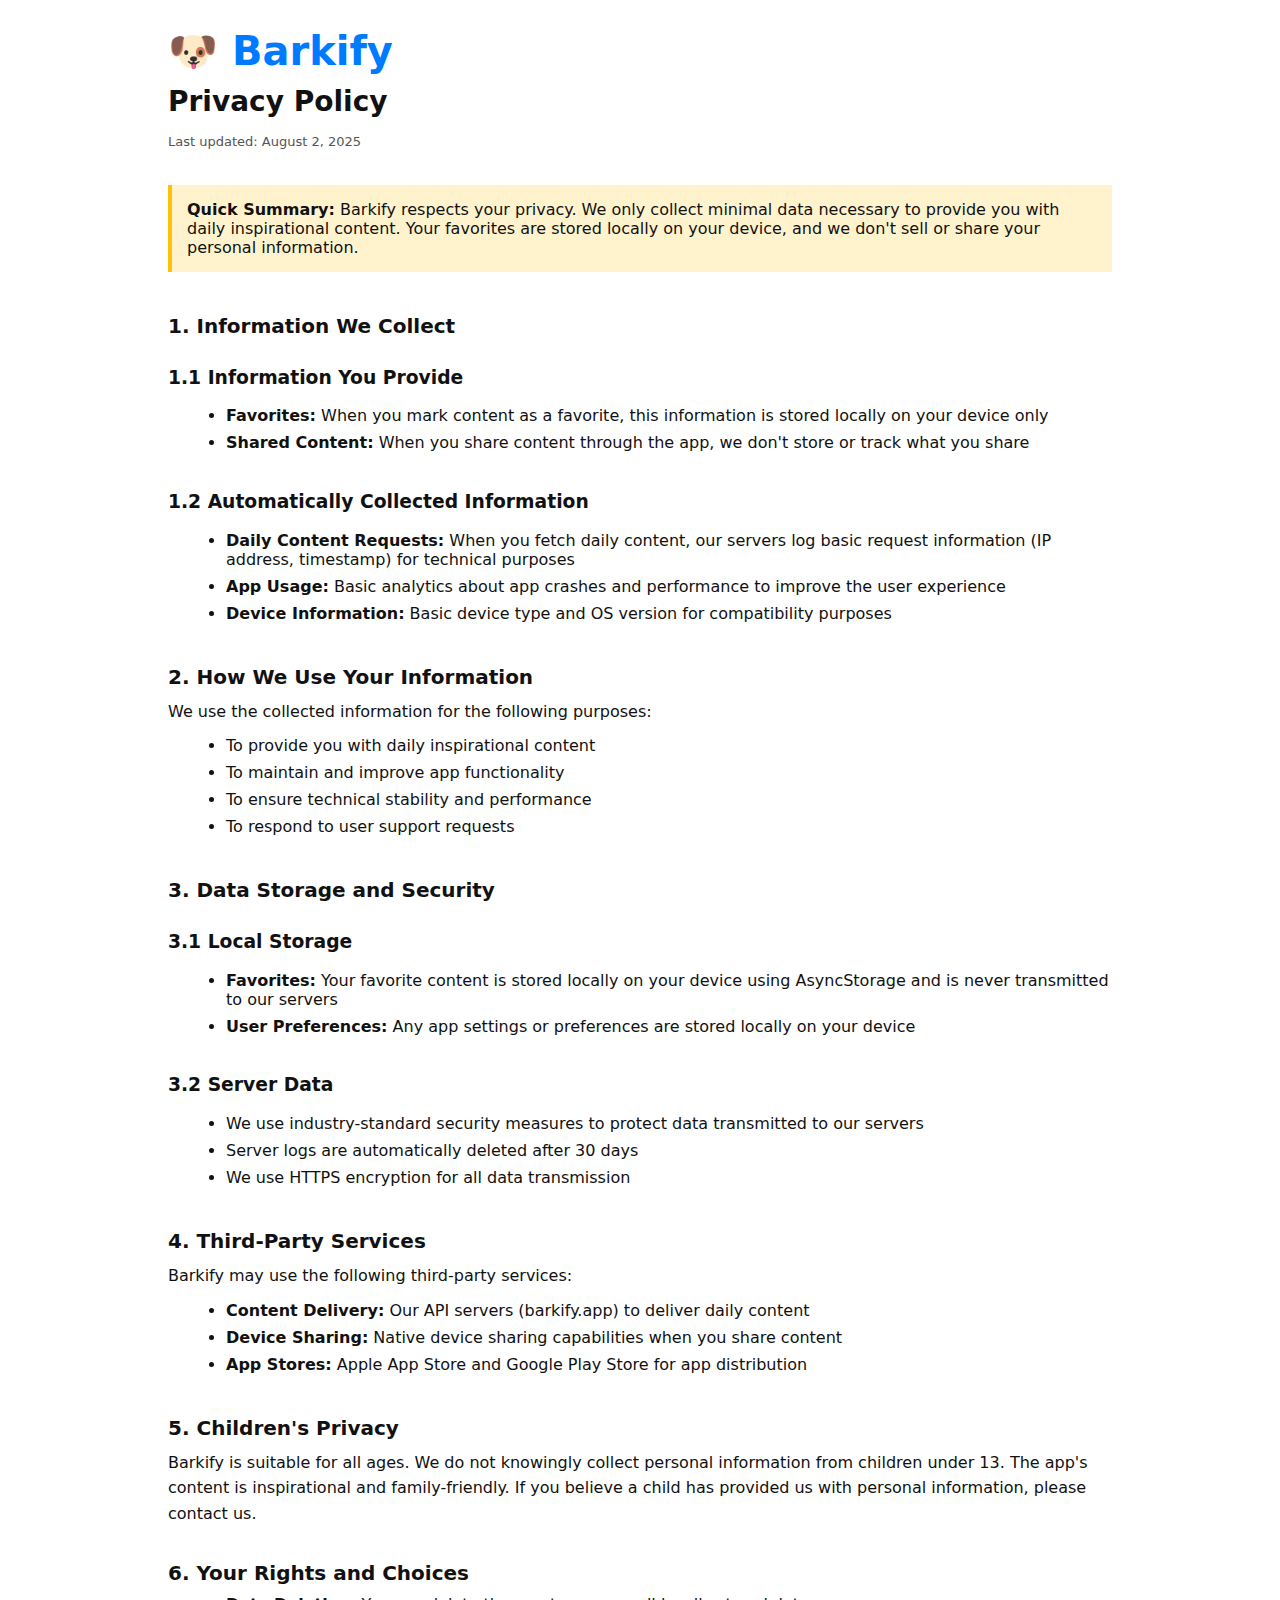
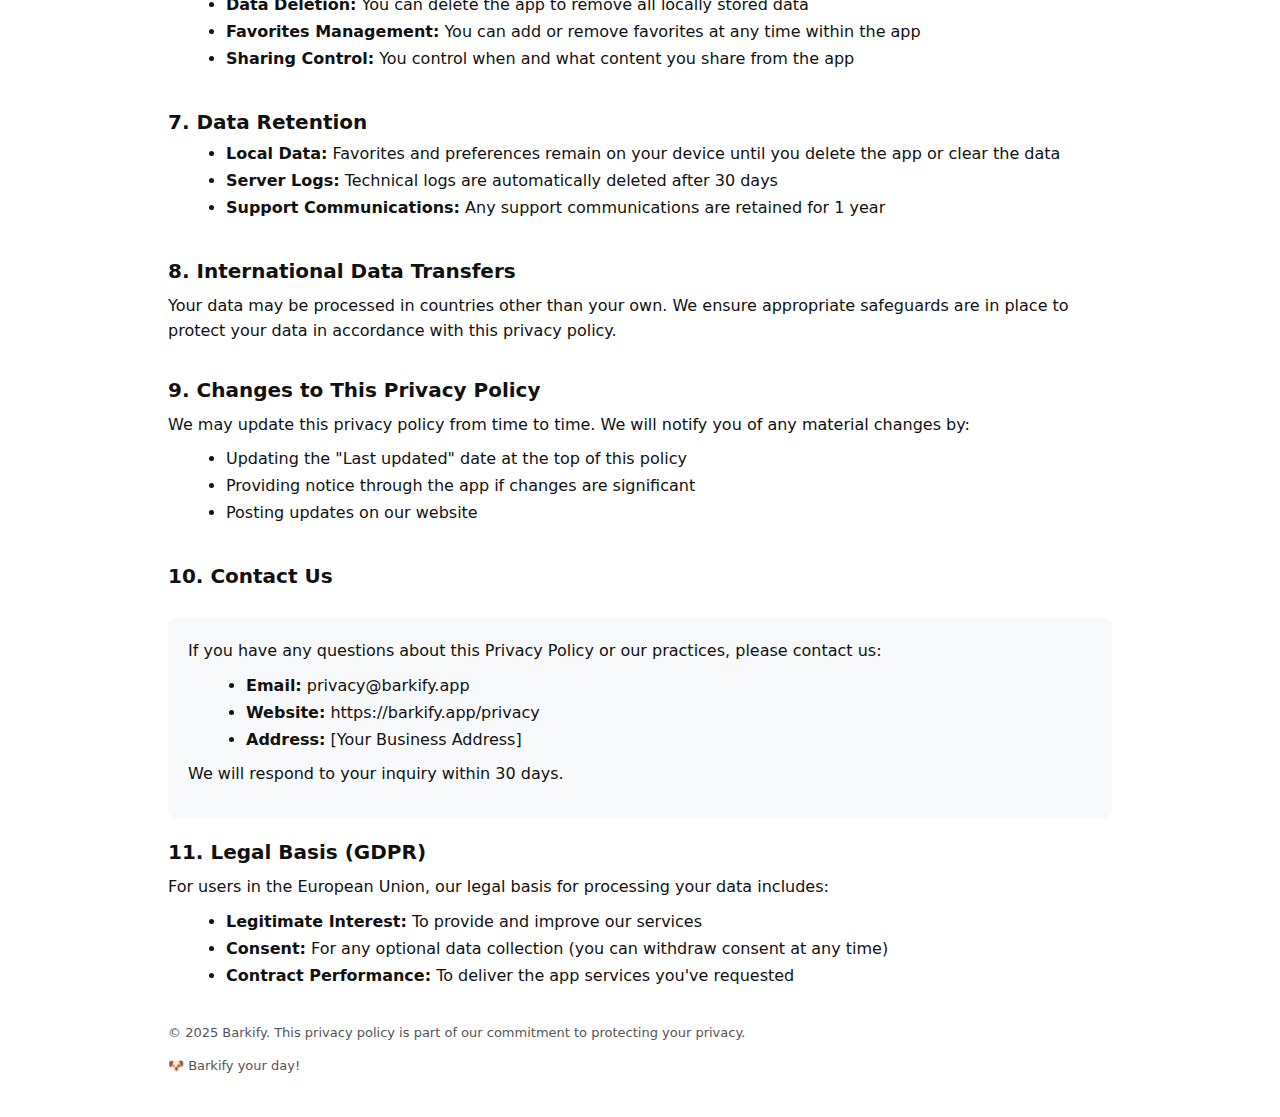
<file: barkify.html>
<!DOCTYPE html>
<html lang="en">
<head>
    <meta charset="UTF-8">
    <meta name="viewport" content="width=device-width, initial-scale=1.0">
    <title>Barkify - Privacy Policy</title>
    <link rel="stylesheet" href="styles.css">
</head>
<body data-accent="barkify">
    <div class="container">
        <h1 class="app-name">🐶 Barkify</h1>
        <h1>Privacy Policy</h1>
        <p class="last-updated">Last updated: August 2, 2025</p>

        <div class="highlight">
            <strong>Quick Summary:</strong> Barkify respects your privacy. We only collect minimal data necessary to provide you with daily inspirational content. Your favorites are stored locally on your device, and we don't sell or share your personal information.
        </div>

        <h2>1. Information We Collect</h2>
        <h3>1.1 Information You Provide</h3>
        <ul>
            <li><strong>Favorites:</strong> When you mark content as a favorite, this information is stored locally on your device only</li>
            <li><strong>Shared Content:</strong> When you share content through the app, we don't store or track what you share</li>
        </ul>

        <h3>1.2 Automatically Collected Information</h3>
        <ul>
            <li><strong>Daily Content Requests:</strong> When you fetch daily content, our servers log basic request information (IP address, timestamp) for technical purposes</li>
            <li><strong>App Usage:</strong> Basic analytics about app crashes and performance to improve the user experience</li>
            <li><strong>Device Information:</strong> Basic device type and OS version for compatibility purposes</li>
        </ul>

        <h2>2. How We Use Your Information</h2>
        <p>We use the collected information for the following purposes:</p>
        <ul>
            <li>To provide you with daily inspirational content</li>
            <li>To maintain and improve app functionality</li>
            <li>To ensure technical stability and performance</li>
            <li>To respond to user support requests</li>
        </ul>

        <h2>3. Data Storage and Security</h2>
        <h3>3.1 Local Storage</h3>
        <ul>
            <li><strong>Favorites:</strong> Your favorite content is stored locally on your device using AsyncStorage and is never transmitted to our servers</li>
            <li><strong>User Preferences:</strong> Any app settings or preferences are stored locally on your device</li>
        </ul>

        <h3>3.2 Server Data</h3>
        <ul>
            <li>We use industry-standard security measures to protect data transmitted to our servers</li>
            <li>Server logs are automatically deleted after 30 days</li>
            <li>We use HTTPS encryption for all data transmission</li>
        </ul>

        <h2>4. Third-Party Services</h2>
        <p>Barkify may use the following third-party services:</p>
        <ul>
            <li><strong>Content Delivery:</strong> Our API servers (barkify.app) to deliver daily content</li>
            <li><strong>Device Sharing:</strong> Native device sharing capabilities when you share content</li>
            <li><strong>App Stores:</strong> Apple App Store and Google Play Store for app distribution</li>
        </ul>

        <h2>5. Children's Privacy</h2>
        <p>Barkify is suitable for all ages. We do not knowingly collect personal information from children under 13. The app's content is inspirational and family-friendly. If you believe a child has provided us with personal information, please contact us.</p>

        <h2>6. Your Rights and Choices</h2>
        <ul>
            <li><strong>Data Deletion:</strong> You can delete the app to remove all locally stored data</li>
            <li><strong>Favorites Management:</strong> You can add or remove favorites at any time within the app</li>
            <li><strong>Sharing Control:</strong> You control when and what content you share from the app</li>
        </ul>

        <h2>7. Data Retention</h2>
        <ul>
            <li><strong>Local Data:</strong> Favorites and preferences remain on your device until you delete the app or clear the data</li>
            <li><strong>Server Logs:</strong> Technical logs are automatically deleted after 30 days</li>
            <li><strong>Support Communications:</strong> Any support communications are retained for 1 year</li>
        </ul>

        <h2>8. International Data Transfers</h2>
        <p>Your data may be processed in countries other than your own. We ensure appropriate safeguards are in place to protect your data in accordance with this privacy policy.</p>

        <h2>9. Changes to This Privacy Policy</h2>
        <p>We may update this privacy policy from time to time. We will notify you of any material changes by:</p>
        <ul>
            <li>Updating the "Last updated" date at the top of this policy</li>
            <li>Providing notice through the app if changes are significant</li>
            <li>Posting updates on our website</li>
        </ul>

        <h2>10. Contact Us</h2>
        <div class="contact-info">
            <p>If you have any questions about this Privacy Policy or our practices, please contact us:</p>
            <ul>
                <li><strong>Email:</strong> privacy@barkify.app</li>
                <li><strong>Website:</strong> https://barkify.app/privacy</li>
                <li><strong>Address:</strong> [Your Business Address]</li>
            </ul>
            <p>We will respond to your inquiry within 30 days.</p>
        </div>

        <h2>11. Legal Basis (GDPR)</h2>
        <p>For users in the European Union, our legal basis for processing your data includes:</p>
        <ul>
            <li><strong>Legitimate Interest:</strong> To provide and improve our services</li>
            <li><strong>Consent:</strong> For any optional data collection (you can withdraw consent at any time)</li>
            <li><strong>Contract Performance:</strong> To deliver the app services you've requested</li>
        </ul>

        <div class="footer">
            <p>© 2025 Barkify. This privacy policy is part of our commitment to protecting your privacy.</p>
            <p>🐶 Barkify your day!</p>
        </div>
    </div>
</body>
</html>
</file>
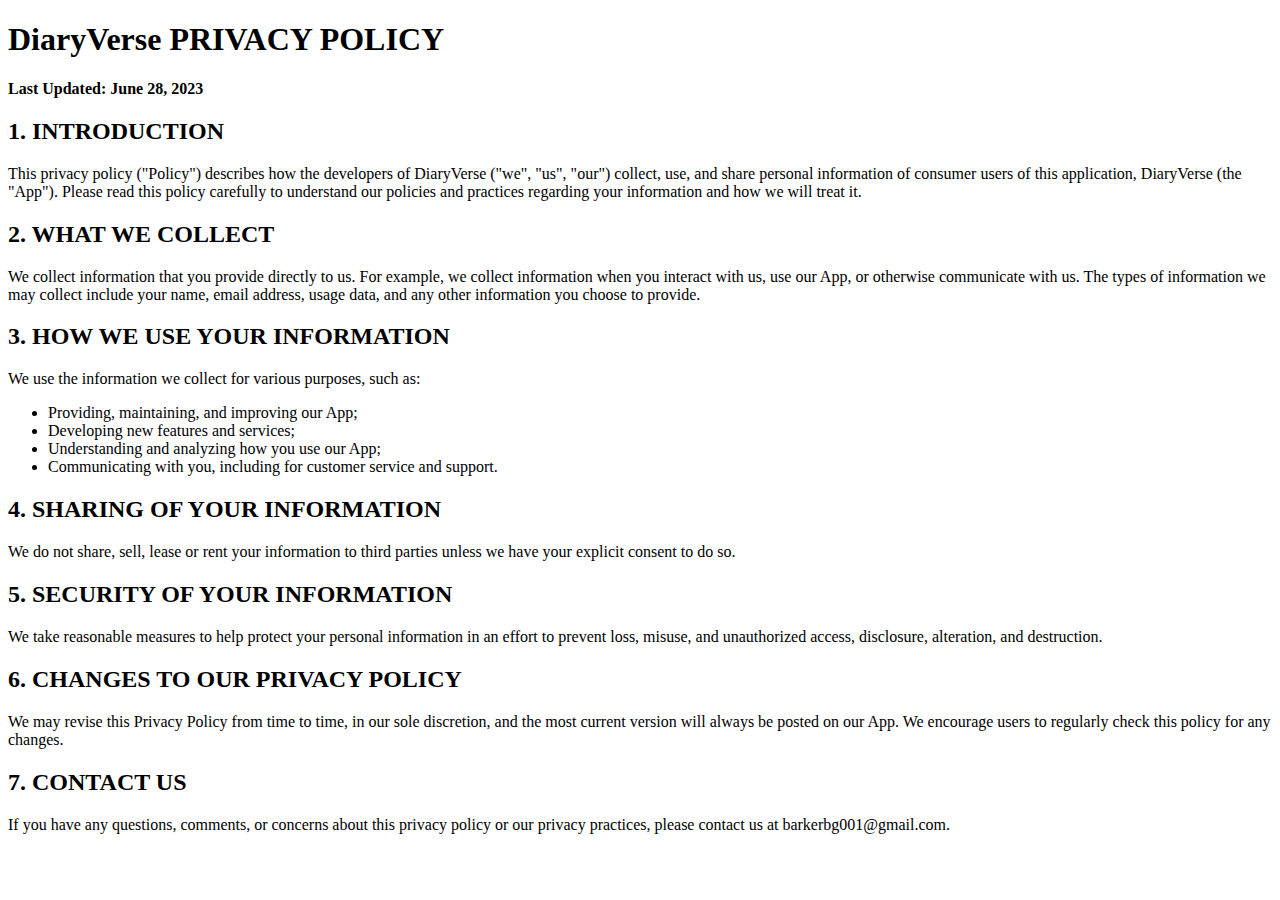
<file: DiaryVerse.html>
<!DOCTYPE html>
<html>
<head>
    <title>DiaryVerse Privacy Policy</title>
</head>
<body>

<h1>DiaryVerse PRIVACY POLICY</h1>
<p><strong>Last Updated: June 28, 2023</strong></p>

<h2>1. INTRODUCTION</h2>
<p>
    This privacy policy ("Policy") describes how the developers of DiaryVerse ("we", "us", "our") collect, use, and share personal information of consumer users of this application, DiaryVerse (the "App"). Please read this policy carefully to understand our policies and practices regarding your information and how we will treat it.
</p>

<h2>2. WHAT WE COLLECT</h2>
<p>
    We collect information that you provide directly to us. For example, we collect information when you interact with us, use our App, or otherwise communicate with us. The types of information we may collect include your name, email address, usage data, and any other information you choose to provide.
</p>

<h2>3. HOW WE USE YOUR INFORMATION</h2>
<p>
    We use the information we collect for various purposes, such as:
    <ul>
        <li>Providing, maintaining, and improving our App;</li>
        <li>Developing new features and services;</li>
        <li>Understanding and analyzing how you use our App;</li>
        <li>Communicating with you, including for customer service and support.</li>
    </ul>
</p>

<h2>4. SHARING OF YOUR INFORMATION</h2>
<p>
    We do not share, sell, lease or rent your information to third parties unless we have your explicit consent to do so.
</p>

<h2>5. SECURITY OF YOUR INFORMATION</h2>
<p>
    We take reasonable measures to help protect your personal information in an effort to prevent loss, misuse, and unauthorized access, disclosure, alteration, and destruction.
</p>

<h2>6. CHANGES TO OUR PRIVACY POLICY</h2>
<p>
    We may revise this Privacy Policy from time to time, in our sole discretion, and the most current version will always be posted on our App. We encourage users to regularly check this policy for any changes.
</p>

<h2>7. CONTACT US</h2>
<p>
    If you have any questions, comments, or concerns about this privacy policy or our privacy practices, please contact us at barkerbg001@gmail.com.
</p>

</body>
</html>
</file>
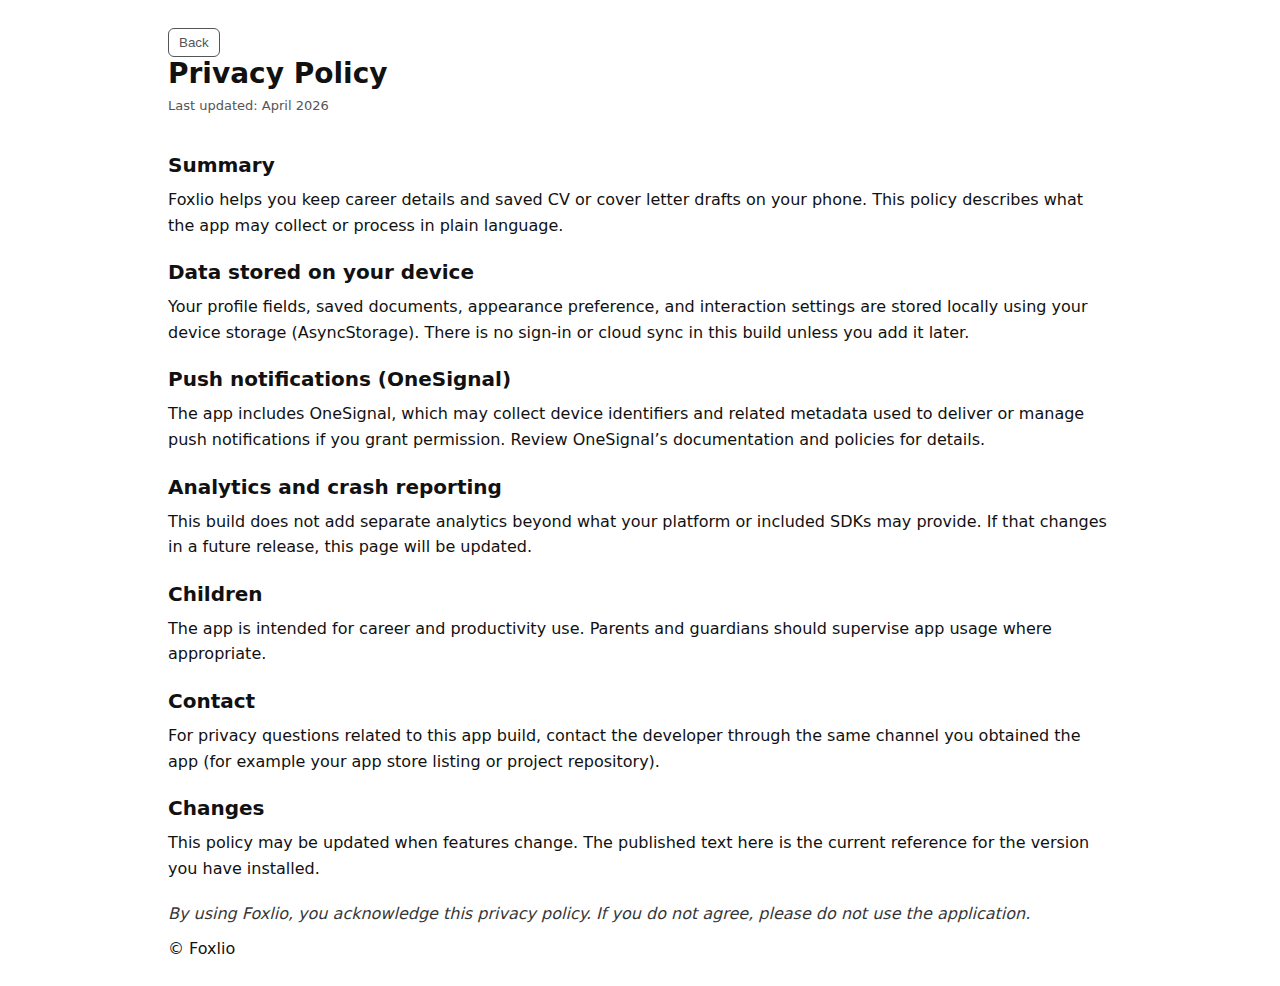
<file: foxlio.html>
<!doctype html>
<html lang="en">
<head>
	<meta charset="utf-8" />
	<meta name="viewport" content="width=device-width,initial-scale=1" />
	<title>Foxlio — Privacy Policy</title>
	<link rel="stylesheet" href="styles.css">
</head>
<body data-accent="foxlio">
	<div class="container">
		<header>
			<div class="navbar">
				<button class="back" type="button" onclick="history.back()">Back</button>
			</div>
			<div style="flex:1">
				<h1>Privacy Policy</h1>
				<div class="last-updated">Last updated: April 2026</div>
			</div>
		</header>

		<main>
			<h2>Summary</h2>
			<p>Foxlio helps you keep career details and saved CV or cover letter drafts on your phone. This policy describes what the app may collect or process in plain language.</p>

			<h2>Data stored on your device</h2>
			<p>Your profile fields, saved documents, appearance preference, and interaction settings are stored locally using your device storage (AsyncStorage). There is no sign-in or cloud sync in this build unless you add it later.</p>

			<h2>Push notifications (OneSignal)</h2>
			<p>The app includes OneSignal, which may collect device identifiers and related metadata used to deliver or manage push notifications if you grant permission. Review OneSignal’s documentation and policies for details.</p>

			<h2>Analytics and crash reporting</h2>
			<p>This build does not add separate analytics beyond what your platform or included SDKs may provide. If that changes in a future release, this page will be updated.</p>

			<h2>Children</h2>
			<p>The app is intended for career and productivity use. Parents and guardians should supervise app usage where appropriate.</p>

			<h2>Contact</h2>
			<p>For privacy questions related to this app build, contact the developer through the same channel you obtained the app (for example your app store listing or project repository).</p>

			<h2>Changes</h2>
			<p>This policy may be updated when features change. The published text here is the current reference for the version you have installed.</p>

			<p class="italic">By using Foxlio, you acknowledge this privacy policy. If you do not agree, please do not use the application.</p>
		</main>

		<footer>
			&copy; Foxlio
		</footer>
	</div>
</body>
</html>
</file>
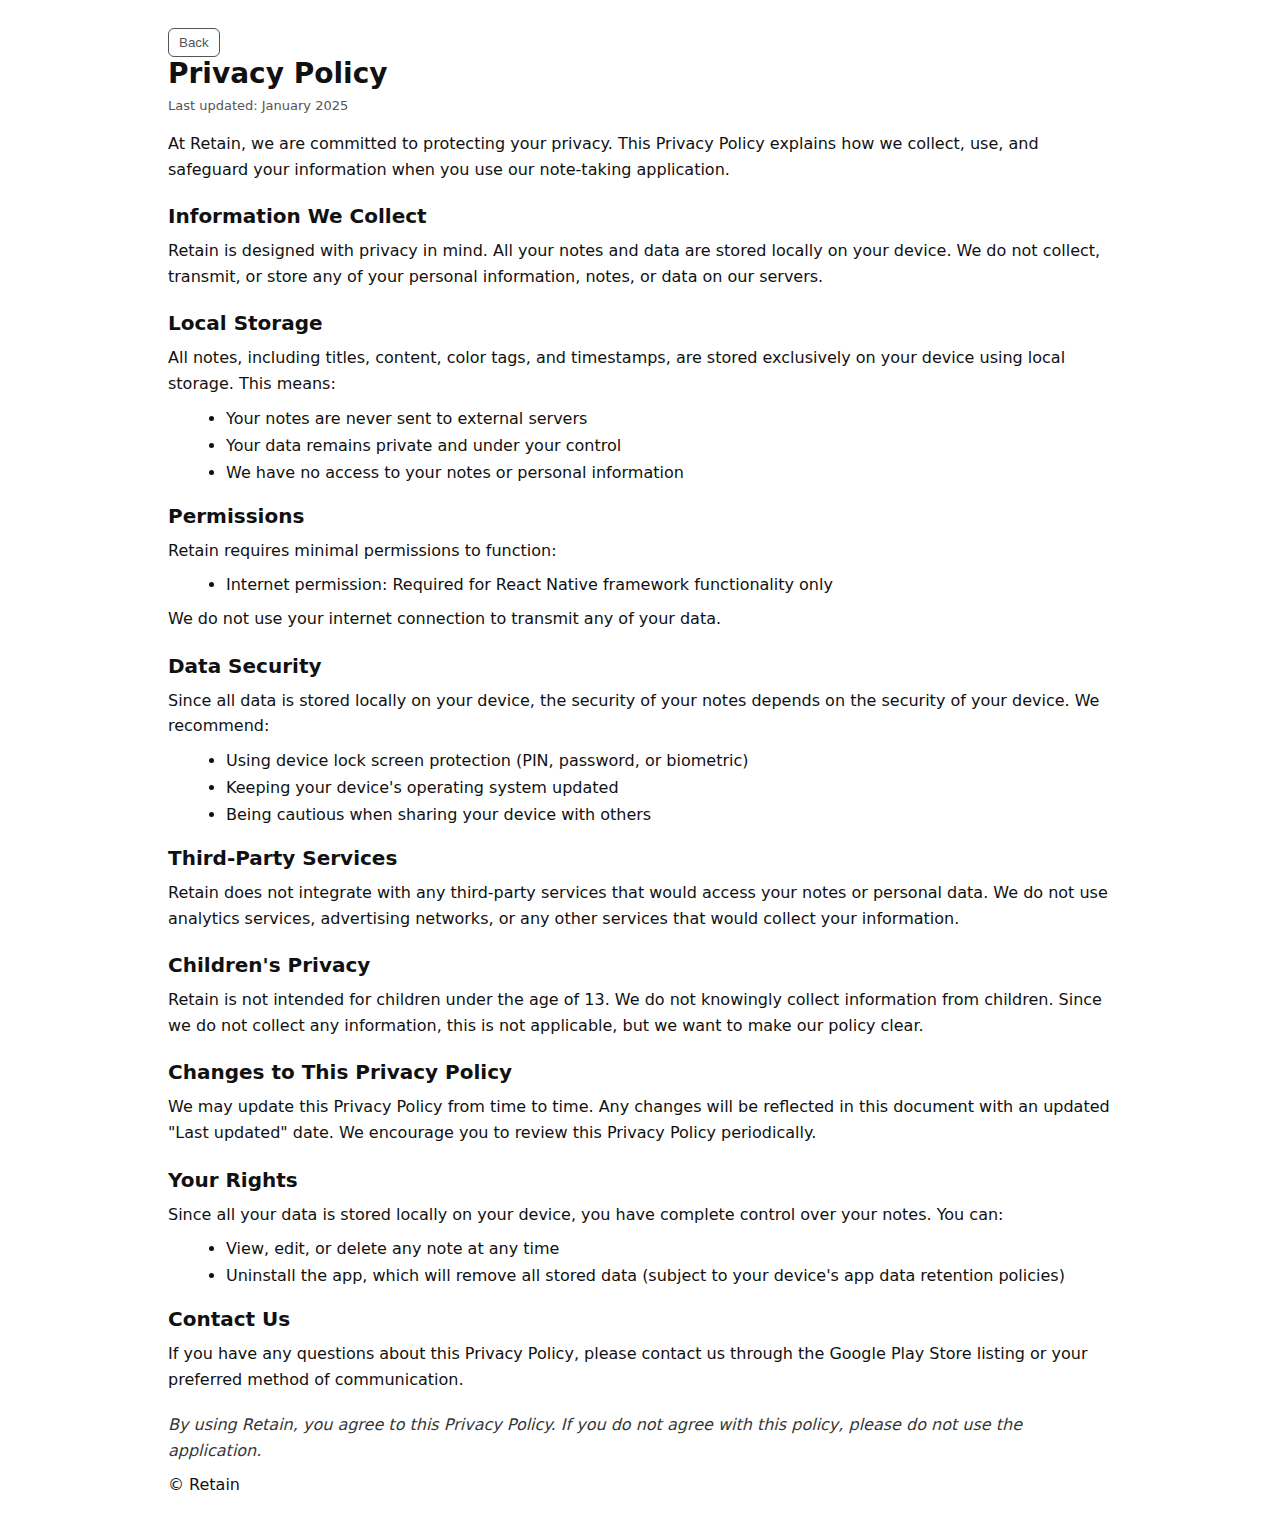
<file: retain.html>
<!doctype html>
<html lang="en">
<head>
	<meta charset="utf-8" />
	<meta name="viewport" content="width=device-width,initial-scale=1" />
	<title>Retain — Privacy Policy</title>
		<link rel="stylesheet" href="styles.css">
</head>
<body>
	<div class="container">
		<header>
			<div class="navbar">
				<button class="back" onclick="history.back()">Back</button>
			</div>
			<div style="flex:1">
				<h1>Privacy Policy</h1>
				<div class="last-updated">Last updated: January 2025</div>
			</div>
		</header>

		<main>
			<p>At Retain, we are committed to protecting your privacy. This Privacy Policy explains how we collect, use, and safeguard your information when you use our note-taking application.</p>

			<h2>Information We Collect</h2>
			<p>Retain is designed with privacy in mind. All your notes and data are stored locally on your device. We do not collect, transmit, or store any of your personal information, notes, or data on our servers.</p>

			<h2>Local Storage</h2>
			<p>All notes, including titles, content, color tags, and timestamps, are stored exclusively on your device using local storage. This means:</p>
			<ul>
				<li>Your notes are never sent to external servers</li>
				<li>Your data remains private and under your control</li>
				<li>We have no access to your notes or personal information</li>
			</ul>

			<h2>Permissions</h2>
			<p>Retain requires minimal permissions to function:</p>
			<ul>
				<li>Internet permission: Required for React Native framework functionality only</li>
			</ul>
			<p>We do not use your internet connection to transmit any of your data.</p>

			<h2>Data Security</h2>
			<p>Since all data is stored locally on your device, the security of your notes depends on the security of your device. We recommend:</p>
			<ul>
				<li>Using device lock screen protection (PIN, password, or biometric)</li>
				<li>Keeping your device's operating system updated</li>
				<li>Being cautious when sharing your device with others</li>
			</ul>

			<h2>Third-Party Services</h2>
			<p>Retain does not integrate with any third-party services that would access your notes or personal data. We do not use analytics services, advertising networks, or any other services that would collect your information.</p>

			<h2>Children's Privacy</h2>
			<p>Retain is not intended for children under the age of 13. We do not knowingly collect information from children. Since we do not collect any information, this is not applicable, but we want to make our policy clear.</p>

			<h2>Changes to This Privacy Policy</h2>
			<p>We may update this Privacy Policy from time to time. Any changes will be reflected in this document with an updated "Last updated" date. We encourage you to review this Privacy Policy periodically.</p>

			<h2>Your Rights</h2>
			<p>Since all your data is stored locally on your device, you have complete control over your notes. You can:</p>
			<ul>
				<li>View, edit, or delete any note at any time</li>
				<li>Uninstall the app, which will remove all stored data (subject to your device's app data retention policies)</li>
			</ul>

			<h2>Contact Us</h2>
			<p>If you have any questions about this Privacy Policy, please contact us through the Google Play Store listing or your preferred method of communication.</p>

			<p class="italic">By using Retain, you agree to this Privacy Policy. If you do not agree with this policy, please do not use the application.</p>
		</main>

		<footer>
			&copy; Retain
		</footer>
	</div>
</body>
</html>
</file>
<file: styles.css>
:root{
  --bg: #fff;
  --text: #111;
  --muted: #555;
  --card: #f6f7fb;
  --accent: #0a84ff;
}
@media (prefers-color-scheme: dark){
  :root{
    --bg: #0b0b0d;
    --text: #e6e6e6;
    --muted: #9aa0a6;
    --card: #0f1113;
    --accent: #1e90ff;
  }
}

/* Per-page accent overrides (set on <body data-accent="name">) */
body[data-accent="cineverse"] { --accent: #cc0000; }
body[data-accent="barkify"] { --accent: #007BFF; }
body[data-accent="foxlio"] { --accent: #c2410c; }

/* Base layout */
html,body{ height:100%; margin:0; padding:0; background:var(--bg); color:var(--text); font-family:system-ui,-apple-system,Segoe UI,Roboto,"Helvetica Neue",Arial; }
a{ color:inherit; }

.container{ max-width:1000px; margin:0 auto; padding:28px; box-sizing:border-box; min-height:100vh; display:flex; flex-direction:column; }
header{ margin-bottom:18px; }

h1{ font-size:28px; margin:0 0 8px 0; }
h2{ font-size:20px; margin:22px 0 10px 0; }
p{ line-height:1.6; margin:0 0 12px 0; }
ul{ margin:0 0 12px 18px; }
li{ margin-bottom:8px; }

.last-updated{ color:var(--muted); font-size:13px; margin-top:6px; }
.lead{ color:var(--muted); }

/* Cards/grid used on index hub */
.grid{ display:grid; grid-template-columns:repeat(auto-fit,minmax(220px,1fr)); gap:14px; margin-top:22px; }
.card{ background:var(--card); border-radius:12px; padding:18px; text-decoration:none; color:inherit; border:1px solid rgba(0,0,0,0.04); transition:transform .12s ease, box-shadow .12s ease; display:flex; flex-direction:column; gap:6px; }
.card:hover{ transform:translateY(-4px); box-shadow:0 8px 24px rgba(0,0,0,0.08); }
.card h2{ margin:0; font-size:18px; }
.card p{ margin:0; color:var(--muted); font-size:14px; }

.note{ margin-top:12px; color:var(--muted); font-size:13px; }
.footer{ margin-top:auto; color:var(--muted); font-size:13px; padding-top:18px; }

/* Utility classes used across pages */
.container .highlight{ background-color: #fff3cd; padding:15px; border-left:4px solid #ffc107; margin:20px 0; }
body[data-accent="barkify"] .container .highlight{ background-color:#fff3cd; }
.contact-info{ background-color: #f8f9fa; padding:20px; border-radius:8px; margin-top:20px; }
.footer-block{ text-align:center; margin-top:40px; padding-top:20px; border-top:1px solid rgba(0,0,0,0.06); color:var(--muted); }

.app-name{ font-size:2.5rem; font-weight:bold; margin-bottom:10px; color:var(--accent); }
.back{ background:none;border:1px solid var(--muted); color:var(--muted); padding:6px 10px; border-radius:6px; cursor:pointer; }
.italic{ font-style:italic; opacity:0.85; margin-top:20px; }

/* Small responsive tweaks */
@media (max-width:480px){
  .container{ padding:16px; }
  .app-name{ font-size:1.8rem; }
}
</file>
